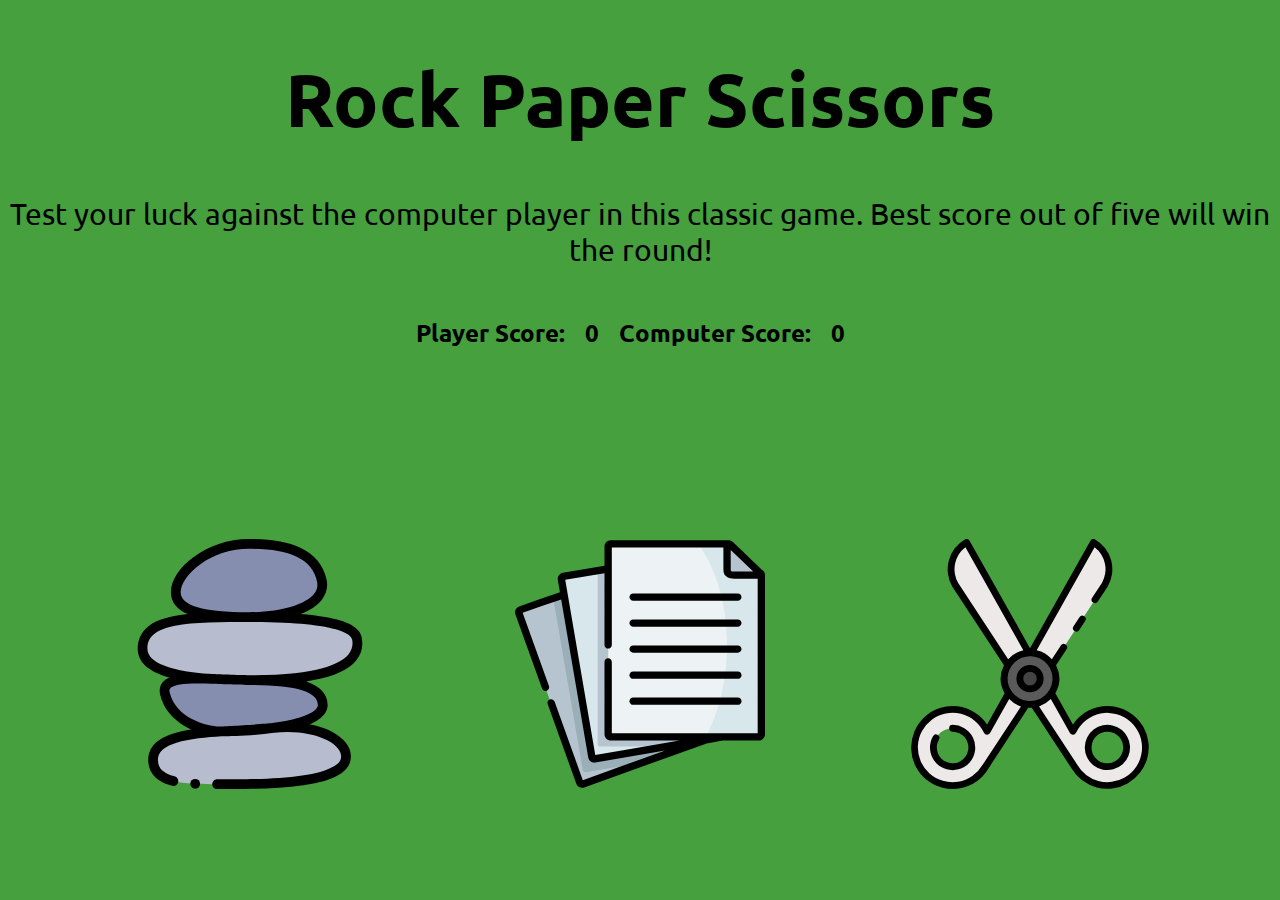
<file: index.html>
<!DOCTYPE html>
<html>
    <head>
        <link href="https://fonts.googleapis.com/css2?family=Ubuntu&display=swap" rel="stylesheet">
        <link rel="stylesheet" type="text/css" href="style.css">
    </head>
    <body>
        <div class="center-text">
            <h1>Rock Paper Scissors</h1>
        </div>
        <div class="center-text">
            <p>Test your luck against the computer player in this classic game. Best score out of five will win the round!</p>
        </div>
        <div id="score" class="center-text">            
            <div>
                <h2>Player Score:</h2>
            </div>
            <div id="player" class="reset">
                <h2>0</h2>
            </div>
            <div>
                <h2>Computer Score:</h2>
            </div>
            <div id="computer" class="reset">
                <h2>0</h2>
            </div>            
        </div>
        <div id="choices">
            <img src="images/rock.svg" alt="rock" class="pic" id="rock">
            <img src="images/paper.svg" alt="paper" class="pic" id="paper">
            <img src="images/scissors.svg" alt="scissors" class="pic" id="scissors">
        </div>

    </body>
    <script> 

        let rounds = 0;
        let playerScore = 0;
        let computerScore = 0;    

        toggleEventListeners('on');

        function toggleEventListeners(toggle) {            
            const pics = document.querySelectorAll('.pic');
            if(toggle == 'on') {
                pics.forEach(pic => pic.addEventListener('mouseover', scalePics));
                pics.forEach(pic => pic.addEventListener('mouseleave', scalePics));
                pics.forEach(pic => pic.addEventListener('click', callGame));
            } else if(toggle == "off") {
                pics.forEach(pic => pic.removeEventListener('mouseover', scalePics));
                pics.forEach(pic => pic.removeEventListener('mouseleave', scalePics));
                pics.forEach(pic => pic.removeEventListener('click', callGame));  
            }      
        }

        function scalePics(e) {
            this.classList.toggle('enlarge');            
        }

        function callGame() {            
            game(this.id);
        }     
        
        function computerPlay() {
            let result = Math.floor(Math.random() * 3 );
        if (result == 0) {
            return "rock";        
        } else if (result == 1) {
            return "paper";            
        } else {
            return "scissors";
            }
        }        
        
        function game(playerSelection) { 

            const computerSelection = computerPlay();                              
                
                if (playerSelection == "rock") {
                    if (computerSelection == "rock") {
                        roundWinner("Draw! You both chose Rock");
                    } else if (computerSelection == "paper") {
                        roundWinner("You lose! Paper beats Rock");
                        computerScore += 1;
                        updateComputerTotal();
                        
                    } else {                            
                        roundWinner("You win! Rock beats Scissors!");
                        playerScore+= 1;
                        updatePlayerTotal();                        
                    }

                } else if (playerSelection == "paper") {
                    if (computerSelection == "paper") {
                        roundWinner("Draw! you both chose Paper");
                    } else if (computerSelection == "scissors") {
                        roundWinner("You lose! Scissors beats Paper");
                        computerScore += 1;
                        updateComputerTotal();
                    } else {                            
                        roundWinner("You win! Paper beats Rock!")
                        playerScore+=1;
                        updatePlayerTotal();                        
                            
                    }

                } else if (playerSelection == "scissors") {
                    if (computerSelection == "scissors") {
                        roundWinner("Draw! you both chose Scissors");
                    } else if (computerSelection == "rock") {
                        roundWinner("You lose! Rock beats Scissors");
                        computerScore += 1;
                        updateComputerTotal();
                    } else {                            
                        roundWinner("You win! Scissors beats Paper!")
                        playerScore+=1;
                        updatePlayerTotal();                            
                    }
                }   
            
            rounds += 1;
            
            if (rounds == 5) {

                endMessage();                
                playAgain();                
            }        
        } 

        const bodyNode = document.querySelector('body');
        const message = document.createElement('div');
        const before = document.querySelector('#choices')
        
        function roundWinner(msg) {
            message.setAttribute('id', 'message-div');
            bodyNode.insertBefore(message, before); 
            message.textContent = msg
        }

        function endMessage() {                    
            message.setAttribute('id', 'message-div');
            bodyNode.insertBefore(message, before);        

            if (playerScore >= 3) {
                message.textContent = `Congratulations! You won a total of ${playerScore} games and are the round winner.`                   
            } else if(playerScore == 0) {
                message.textContent = `Sorry, but you didn't win any games and you lost this round. Better luck next time!`
            } else if(playerScore == 1) {
                `Sorry, but you only won ${playerScore} game and you lost this round. Better luck next time!`
            } else
                message.textContent = `Sorry, but you only won ${playerScore} games and you lost this round. Better luck next time!`           
                       
        }

        function playAgain() {            
            toggleEventListeners('off');

            const insertButton = document.createElement('button');            
            insertButton.textContent = "Play again?";
            bodyNode.insertBefore(insertButton, before);
            let clickButton = document.querySelector('button');

            clickButton.addEventListener('click', function() {
                resetBothScores();
                rounds = 0;
                insertButton.remove();
                message.remove();
                toggleEventListeners('on');
            });        
        }
        
        function updateComputerTotal(){
            const score = document.querySelector('#computer');
            score.innerHTML = `<h2>${computerScore}</h2>`;
        }

        function updatePlayerTotal(){
            const score = document.querySelector('#player');
            score.innerHTML = `<h2>${playerScore}</h2>`;
        }                

        function resetBothScores() {
            reset = document.querySelectorAll('.reset');
            reset.forEach(score => score.innerHTML="<h2>0</h2>")
            computerScore = 0;
            playerScore = 0;
        }
    </script>
</html>
</file>
<file: style.css>
body {
    background-color: rgb(69, 160, 61);
}

.center-text {
    text-align: center;    
    font-family: 'Ubuntu', sans-serif;    
}

h1 {
    font-size: 75px;
}

p {
    font-size: 30px;
}

h2 {
    margin-right: 20px;
}

#score {
    display: flex;
    flex-direction: row;
    justify-content: center;
}

#choices { 
    margin-top: 100px;
    display: flex;
    flex-direction: row;
    justify-content: center;
}

.enlarge {
    transform: scale(1.2);
}

.pic {    
    width: 250px;
    height: auto;
    padding: 70px;    
}

#message-div {
    display: block;
    text-align: center;
    margin: 0 auto;
    width: 1000px;       
    font-size: 30px;      
    color: white;
}

button {
    background-color: lightblue;
    display: block;
    margin: 20px auto;
    width: 500px;
    height: 50px;
    font-size: 20px;
    border-radius: 20px;
    font-family: 'Ubuntu', sans-serif;   
   
}

@media only screen and (max-width: 1050px) {
    
    .pic {
        padding: 0px;
    }

    #message-div {
        width: 700px;       
    /* font-size: 20px; */
    }

  }

  @media only screen and (max-width: 750px) {
   
    .pic {
        width: 170px;
        padding: 0px;
    }

    #message-div {
        width: 500px;    
    }

  }

  @media only screen and (max-width: 520px) {  
    
    .pic {
        width: 100px;
        padding: 0px;
    }

    #message-div {
        width: 300px;  
    }
  }
</file>
